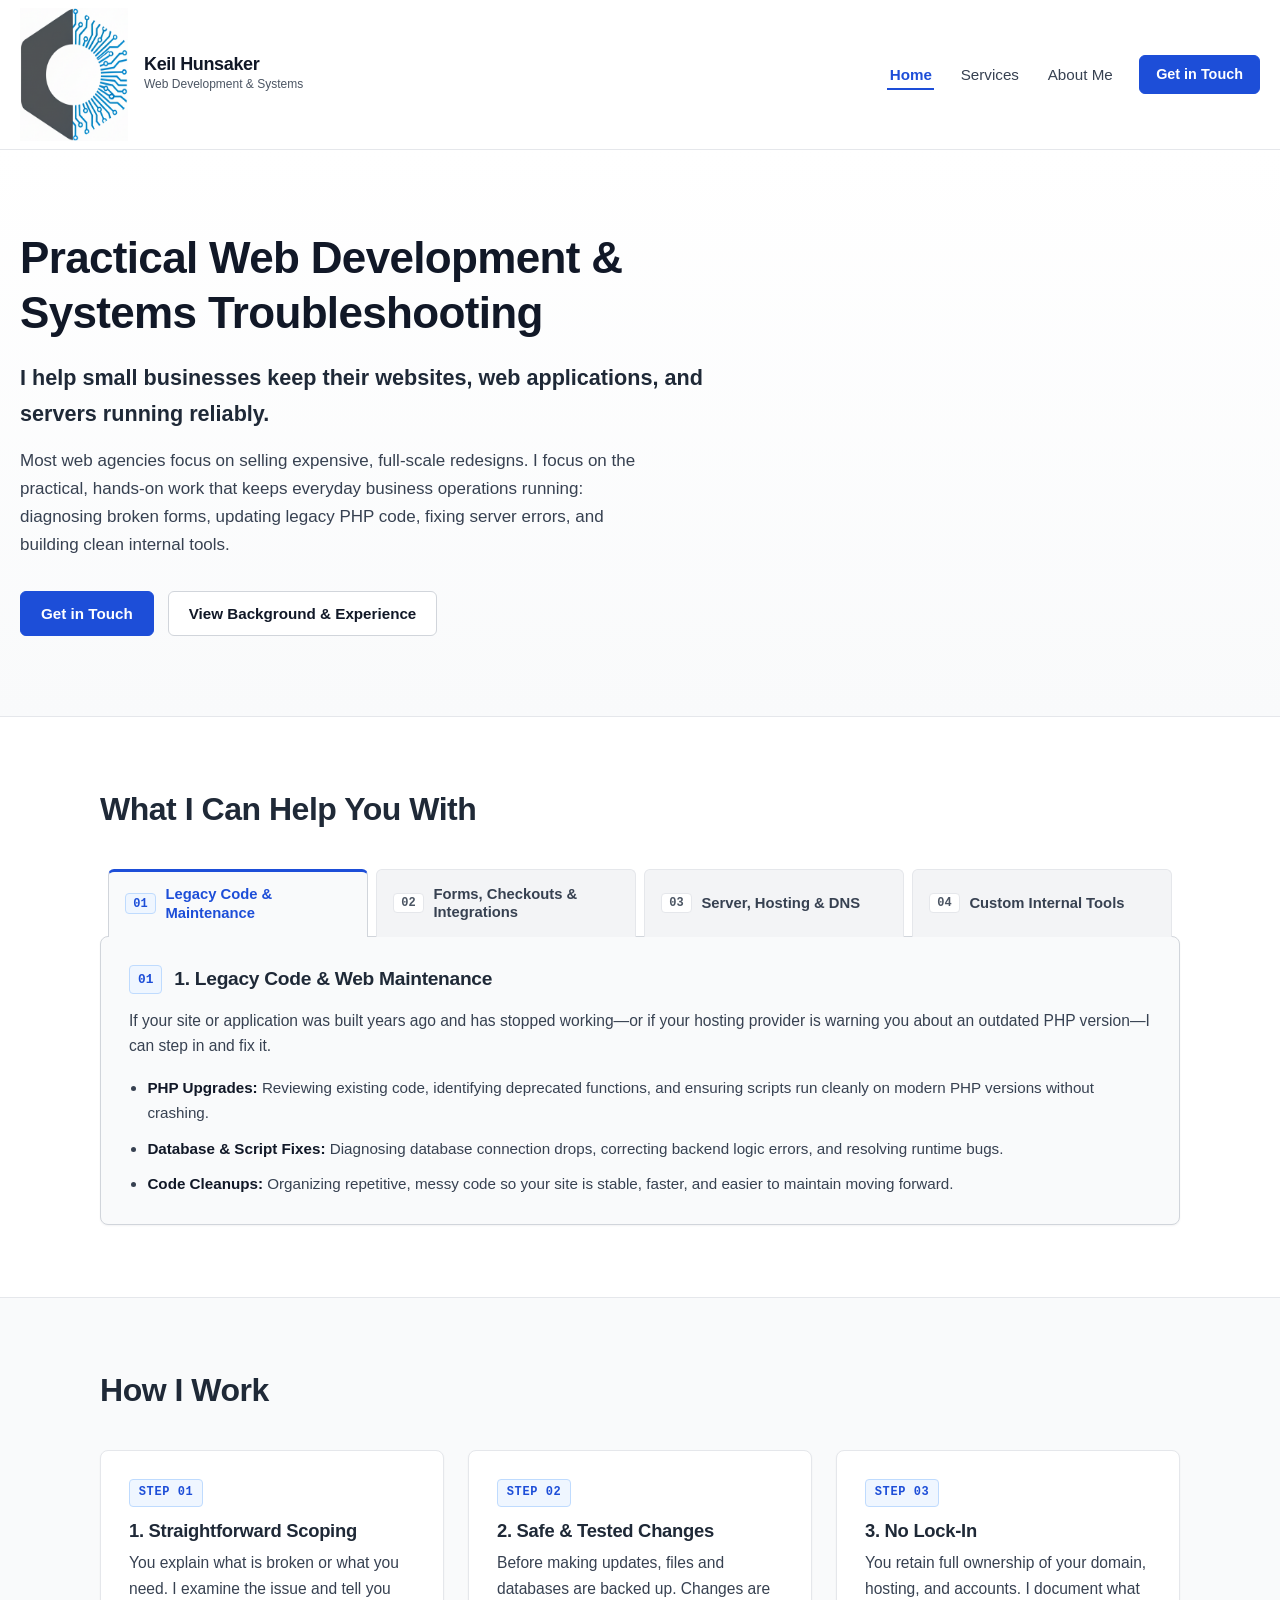
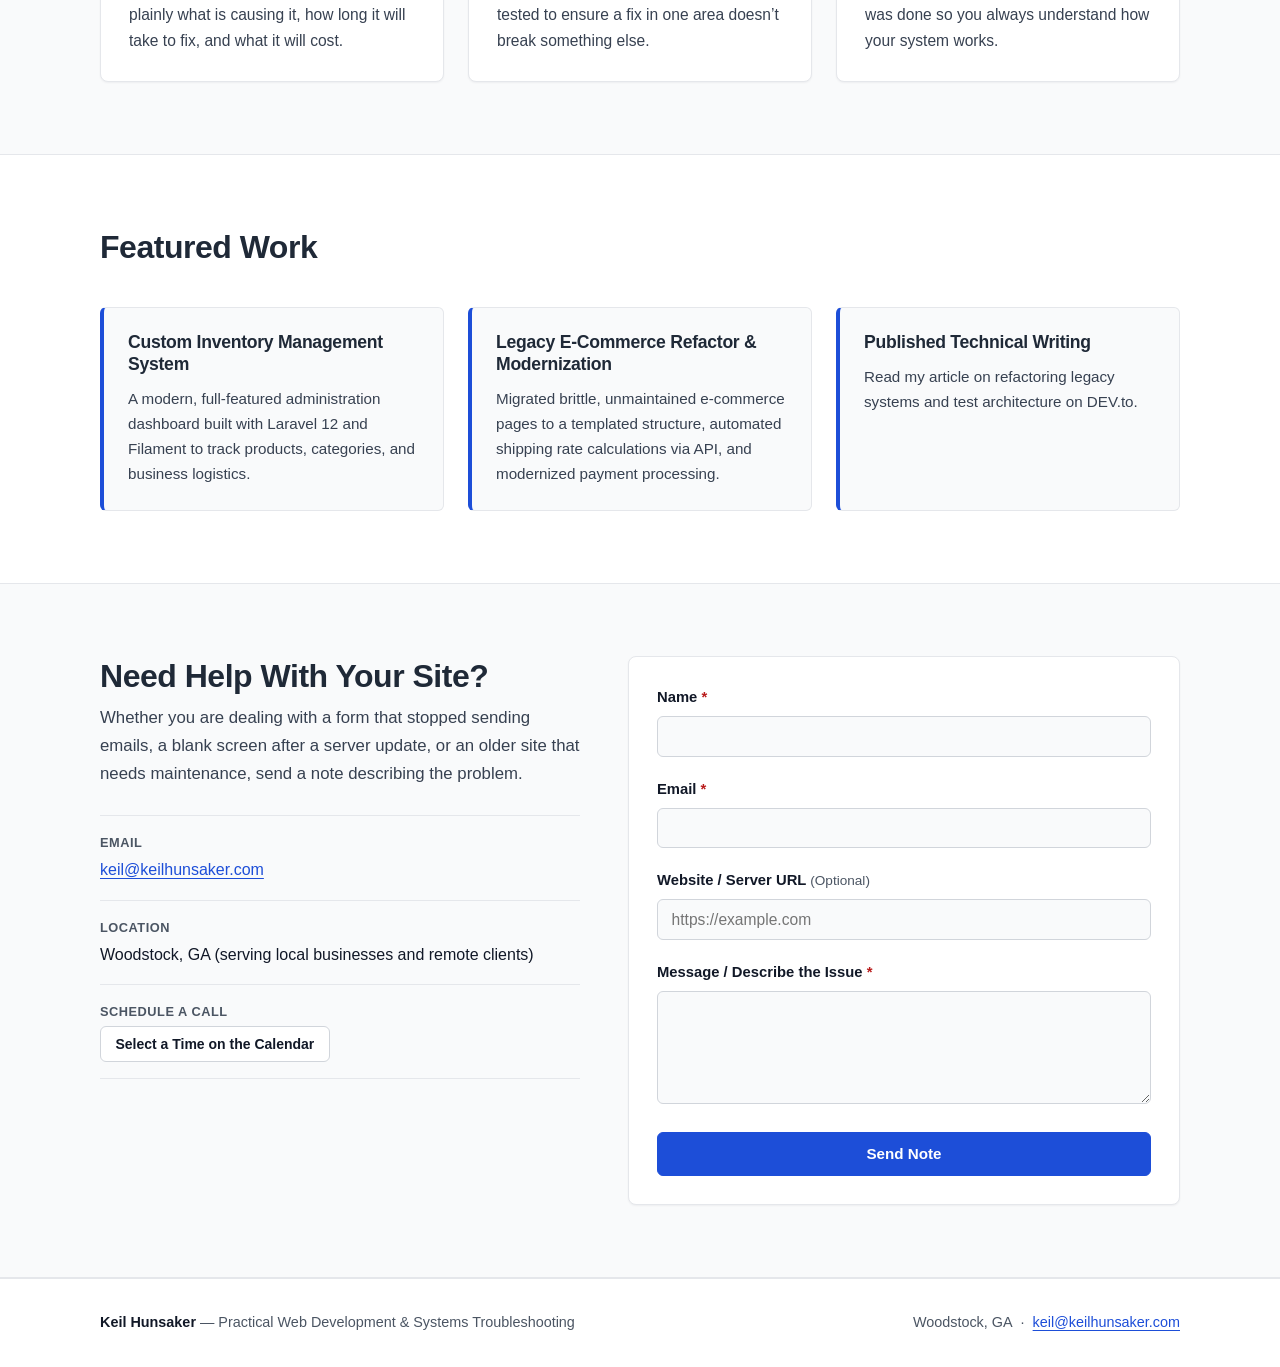
<file: index.html>
<!DOCTYPE html>
<html lang="en">
<head>
  <meta charset="UTF-8">
  <meta name="viewport" content="width=device-width, initial-scale=1.0">
  <title>Keil Hunsaker | Practical Web Development &amp; Systems Troubleshooting</title>
  <meta name="description" content="I help small businesses keep their websites, web applications, and servers running reliably. Legacy PHP maintenance, broken forms, server troubleshooting, and custom internal tools.">
  <link rel="stylesheet" href="styles.css">
</head>
<body>
  <a href="#main-content" class="skip-link">Skip to main content</a>

  <header class="site-header">
    <div class="header-inner">
      <a href="index.html" class="brand" aria-label="Keil Hunsaker — Home">
        <img src="freelanceLogo.svg" alt="Keil Hunsaker logo" class="brand-logo" width="108" height="133">
        <span class="brand-text">
          <span class="brand-name">Keil Hunsaker</span>
          <span class="brand-meta">Web Development &amp; Systems</span>
        </span>
      </a>

      <button
        type="button"
        class="nav-toggle"
        aria-expanded="false"
        aria-controls="primary-navigation"
        aria-label="Toggle navigation menu"
      >
        <span class="nav-toggle-bar"></span>
        <span class="nav-toggle-bar"></span>
        <span class="nav-toggle-bar"></span>
      </button>

      <nav id="primary-navigation" class="site-nav" aria-label="Primary navigation">
        <ul class="nav-list">
          <li><a href="index.html" class="nav-link active" aria-current="page">Home</a></li>
          <li><a href="index.html#services" class="nav-link">Services</a></li>
          <li><a href="about.html" class="nav-link">About Me</a></li>
          <li><a href="index.html#contact" class="btn btn-primary btn-nav">Get in Touch</a></li>
        </ul>
      </nav>
    </div>
  </header>

  <main id="main-content">
    <!-- Hero Section -->
    <section class="hero" aria-labelledby="hero-heading">
      <div class="container hero-inner">
        <h1 id="hero-heading" class="hero-title">Practical Web Development &amp; Systems Troubleshooting</h1>
        <p class="hero-lead">
          I help small businesses keep their websites, web applications, and servers running reliably.
        </p>
        <p class="hero-body">
          Most web agencies focus on selling expensive, full-scale redesigns. I focus on the practical, hands-on work that keeps everyday business operations running: diagnosing broken forms, updating legacy PHP code, fixing server errors, and building clean internal tools.
        </p>
        <div class="hero-actions">
          <a href="#contact" class="btn btn-primary">Get in Touch</a>
          <a href="about.html" class="btn btn-secondary">View Background &amp; Experience</a>
        </div>
      </div>
    </section>

    <!-- Services Section -->
    <section id="services" class="section section-alt" aria-labelledby="services-heading">
      <div class="container">
        <div class="section-header">
          <h2 id="services-heading" class="section-title">What I Can Help You With</h2>
        </div>

        <div class="services-tabs-container">
          <div class="services-tablist" role="tablist" aria-label="Services">
            <button
              type="button"
              id="tab-service-1"
              class="service-tab is-active"
              role="tab"
              aria-selected="true"
              aria-controls="panel-service-1"
              tabindex="0"
            >
              <span class="service-tab-number" aria-hidden="true">01</span>
              <span class="service-tab-label">Legacy Code &amp; Maintenance</span>
            </button>
            <button
              type="button"
              id="tab-service-2"
              class="service-tab"
              role="tab"
              aria-selected="false"
              aria-controls="panel-service-2"
              tabindex="-1"
            >
              <span class="service-tab-number" aria-hidden="true">02</span>
              <span class="service-tab-label">Forms, Checkouts &amp; Integrations</span>
            </button>
            <button
              type="button"
              id="tab-service-3"
              class="service-tab"
              role="tab"
              aria-selected="false"
              aria-controls="panel-service-3"
              tabindex="-1"
            >
              <span class="service-tab-number" aria-hidden="true">03</span>
              <span class="service-tab-label">Server, Hosting &amp; DNS</span>
            </button>
            <button
              type="button"
              id="tab-service-4"
              class="service-tab"
              role="tab"
              aria-selected="false"
              aria-controls="panel-service-4"
              tabindex="-1"
            >
              <span class="service-tab-number" aria-hidden="true">04</span>
              <span class="service-tab-label">Custom Internal Tools</span>
            </button>
          </div>

          <div class="services-stack">
            <!-- Service 1 -->
            <article
              id="panel-service-1"
              class="card service-card is-active"
              role="tabpanel"
              aria-labelledby="tab-service-1"
              aria-hidden="false"
              tabindex="0"
            >
              <div class="service-card-header">
                <span class="service-number" aria-hidden="true">01</span>
                <h3 class="card-title">1. Legacy Code &amp; Web Maintenance</h3>
              </div>
              <p class="card-intro">
                If your site or application was built years ago and has stopped working—or if your hosting provider is warning you about an outdated PHP version—I can step in and fix it.
              </p>
              <ul class="service-list">
                <li>
                  <strong>PHP Upgrades:</strong> Reviewing existing code, identifying deprecated functions, and ensuring scripts run cleanly on modern PHP versions without crashing.
                </li>
                <li>
                  <strong>Database &amp; Script Fixes:</strong> Diagnosing database connection drops, correcting backend logic errors, and resolving runtime bugs.
                </li>
                <li>
                  <strong>Code Cleanups:</strong> Organizing repetitive, messy code so your site is stable, faster, and easier to maintain moving forward.
                </li>
              </ul>
            </article>

            <!-- Service 2 -->
            <article
              id="panel-service-2"
              class="card service-card"
              role="tabpanel"
              aria-labelledby="tab-service-2"
              aria-hidden="true"
              tabindex="-1"
            >
              <div class="service-card-header">
                <span class="service-number" aria-hidden="true">02</span>
                <h3 class="card-title">2. Contact Forms, Checkouts &amp; Integrations</h3>
              </div>
              <p class="card-intro">
                When customer-facing tools break, you lose inquiries and sales.
              </p>
              <ul class="service-list">
                <li>
                  <strong>Broken Contact &amp; Lead Forms:</strong> Resolving delivery failures, script errors, and spam issues so customer messages actually reach your inbox.
                </li>
                <li>
                  <strong>Payment Gateways:</strong> Repairing or integrating payment processing (such as PayPal) to ensure transactions complete securely.
                </li>
                <li>
                  <strong>Third-Party APIs:</strong> Connecting or repairing external integrations, such as real-time shipping rate calculators or external data feeds.
                </li>
              </ul>
            </article>

            <!-- Service 3 -->
            <article
              id="panel-service-3"
              class="card service-card"
              role="tabpanel"
              aria-labelledby="tab-service-3"
              aria-hidden="true"
              tabindex="-1"
            >
              <div class="service-card-header">
                <span class="service-number" aria-hidden="true">03</span>
                <h3 class="card-title">3. Server, Hosting &amp; DNS Troubleshooting</h3>
              </div>
              <p class="card-intro">
                Control panels and server settings can be confusing, and an incorrect configuration can take your entire site offline.
              </p>
              <ul class="service-list">
                <li>
                  <strong>cPanel &amp; Hosting Configuration:</strong> Resolving file permission errors, misconfigured <code>.htaccess</code> files, and directory access issues.
                </li>
                <li>
                  <strong>Domain &amp; DNS Settings:</strong> Correcting MX, SPF, and A records so your domain resolves properly and emails don't end up in spam folders.
                </li>
                <li>
                  <strong>Site Migrations:</strong> Moving websites and databases cleanly between hosting accounts without downtime or lost data.
                </li>
              </ul>
            </article>

            <!-- Service 4 -->
            <article
              id="panel-service-4"
              class="card service-card"
              role="tabpanel"
              aria-labelledby="tab-service-4"
              aria-hidden="true"
              tabindex="-1"
            >
              <div class="service-card-header">
                <span class="service-number" aria-hidden="true">04</span>
                <h3 class="card-title">4. Custom Internal Tools</h3>
              </div>
              <p class="card-intro">
                If your business is struggling with paper forms, messy spreadsheets, or repetitive manual entry, I build lightweight, focused internal tools to handle the routine work.
              </p>
              <ul class="service-list">
                <li>
                  <strong>Custom Back-Office Panels:</strong> Built with modern frameworks like Laravel and Filament for fast, secure inventory or order tracking.
                </li>
                <li>
                  <strong>Workflow Automation:</strong> Replacing manual data calculation with automated invoice generators and reporting tools.
                </li>
              </ul>
            </article>
          </div>
        </div>
      </div>
    </section>

    <!-- How I Work Section -->
    <section id="process" class="section" aria-labelledby="process-heading">
      <div class="container">
        <div class="section-header">
          <h2 id="process-heading" class="section-title">How I Work</h2>
        </div>

        <ol class="process-steps">
          <li class="process-step">
            <div class="step-badge" aria-hidden="true">Step 01</div>
            <div class="step-content">
              <h3 class="step-title">1. Straightforward Scoping</h3>
              <p>
                You explain what is broken or what you need. I examine the issue and tell you plainly what is causing it, how long it will take to fix, and what it will cost.
              </p>
            </div>
          </li>

          <li class="process-step">
            <div class="step-badge" aria-hidden="true">Step 02</div>
            <div class="step-content">
              <h3 class="step-title">2. Safe &amp; Tested Changes</h3>
              <p>
                Before making updates, files and databases are backed up. Changes are tested to ensure a fix in one area doesn’t break something else.
              </p>
            </div>
          </li>

          <li class="process-step">
            <div class="step-badge" aria-hidden="true">Step 03</div>
            <div class="step-content">
              <h3 class="step-title">3. No Lock-In</h3>
              <p>
                You retain full ownership of your domain, hosting, and accounts. I document what was done so you always understand how your system works.
              </p>
            </div>
          </li>
        </ol>
      </div>
    </section>

    <!-- Featured Work Section -->
    <section id="work" class="section section-alt" aria-labelledby="work-heading">
      <div class="container">
        <div class="section-header">
          <h2 id="work-heading" class="section-title">Featured Work</h2>
        </div>

        <div class="work-grid">
          <article class="callout-box">
            <h3 class="callout-title">Custom Inventory Management System</h3>
            <p>
              A modern, full-featured administration dashboard built with Laravel 12 and Filament to track products, categories, and business logistics.
            </p>
          </article>

          <article class="callout-box">
            <h3 class="callout-title">Legacy E-Commerce Refactor &amp; Modernization</h3>
            <p>
              Migrated brittle, unmaintained e-commerce pages to a templated structure, automated shipping rate calculations via API, and modernized payment processing.
            </p>
          </article>

          <article class="callout-box">
            <h3 class="callout-title">Published Technical Writing</h3>
            <p>
              Read my article on refactoring legacy systems and test architecture on DEV.to.
            </p>
          </article>
        </div>
      </div>
    </section>

    <!-- Contact Section -->
    <section id="contact" class="section" aria-labelledby="contact-heading">
      <div class="container">
        <div class="contact-layout">
          <div class="contact-info">
            <h2 id="contact-heading" class="section-title">Need Help With Your Site?</h2>
            <p class="contact-intro">
              Whether you are dealing with a form that stopped sending emails, a blank screen after a server update, or an older site that needs maintenance, send a note describing the problem.
            </p>

            <dl class="contact-details">
              <div class="contact-detail-item">
                <dt>Email</dt>
                <dd><a href="mailto:keil@keilhunsaker.com">keil@keilhunsaker.com</a></dd>
              </div>
              <div class="contact-detail-item">
                <dt>Location</dt>
                <dd>Woodstock, GA (serving local businesses and remote clients)</dd>
              </div>
              <div class="contact-detail-item">
                <dt>Schedule a Call</dt>
                <dd>
                  <a href="mailto:keil@keilhunsaker.com?subject=Schedule%20a%20Call" class="btn btn-secondary btn-sm">
                    Select a Time on the Calendar
                  </a>
                </dd>
              </div>
            </dl>
          </div>

          <div class="contact-form-wrapper card">
            <form id="contact-form" class="contact-form" action="mailto:keil@keilhunsaker.com" method="post" enctype="text/plain" novalidate>
              <div class="form-group">
                <label for="contact-name" class="form-label">
                  Name <span class="required-indicator" aria-hidden="true">*</span>
                </label>
                <input
                  type="text"
                  id="contact-name"
                  name="name"
                  class="form-input"
                  autocomplete="name"
                  required
                  aria-describedby="name-error"
                >
                <p id="name-error" class="field-error" role="alert" hidden></p>
              </div>

              <div class="form-group">
                <label for="contact-email" class="form-label">
                  Email <span class="required-indicator" aria-hidden="true">*</span>
                </label>
                <input
                  type="email"
                  id="contact-email"
                  name="email"
                  class="form-input"
                  autocomplete="email"
                  required
                  aria-describedby="email-error"
                >
                <p id="email-error" class="field-error" role="alert" hidden></p>
              </div>

              <div class="form-group">
                <label for="contact-url" class="form-label">
                  Website / Server URL <span class="optional-label">(Optional)</span>
                </label>
                <input
                  type="url"
                  id="contact-url"
                  name="website"
                  class="form-input"
                  placeholder="https://example.com"
                  aria-describedby="url-error"
                >
                <p id="url-error" class="field-error" role="alert" hidden></p>
              </div>

              <div class="form-group">
                <label for="contact-message" class="form-label">
                  Message / Describe the Issue <span class="required-indicator" aria-hidden="true">*</span>
                </label>
                <textarea
                  id="contact-message"
                  name="message"
                  rows="5"
                  class="form-textarea"
                  required
                  aria-describedby="message-error"
                ></textarea>
                <p id="message-error" class="field-error" role="alert" hidden></p>
              </div>

              <div id="form-status" class="form-status" role="status" aria-live="polite" hidden></div>

              <button type="submit" class="btn btn-primary btn-full">Send Note</button>
            </form>
          </div>
        </div>
      </div>
    </section>
  </main>

  <footer class="site-footer">
    <div class="container footer-inner">
      <div class="footer-brand">
        <strong>Keil Hunsaker</strong> — Practical Web Development &amp; Systems Troubleshooting
      </div>
      <div class="footer-meta">
        <span>Woodstock, GA</span>
        <span aria-hidden="true">&middot;</span>
        <a href="mailto:keil@keilhunsaker.com">keil@keilhunsaker.com</a>
      </div>
    </div>
  </footer>

  <script src="script.js"></script>
</body>
</html>
</file>
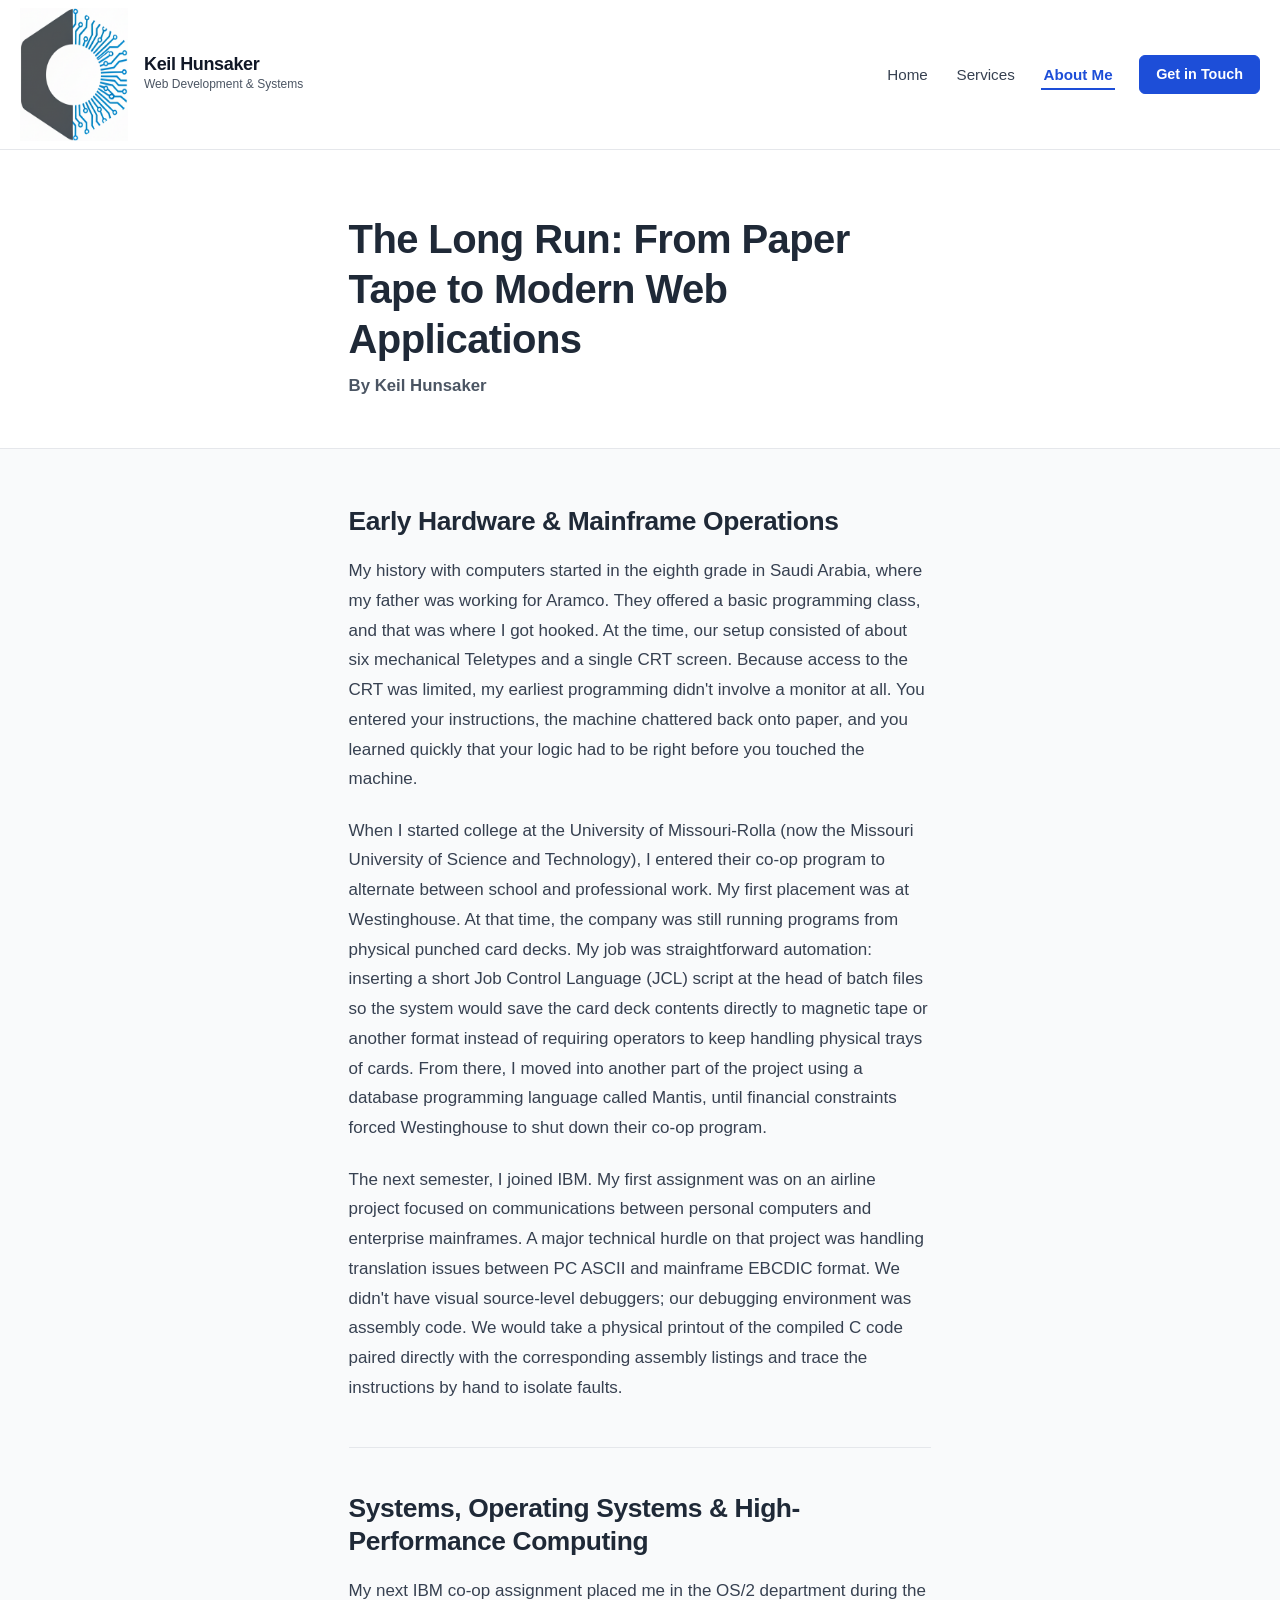
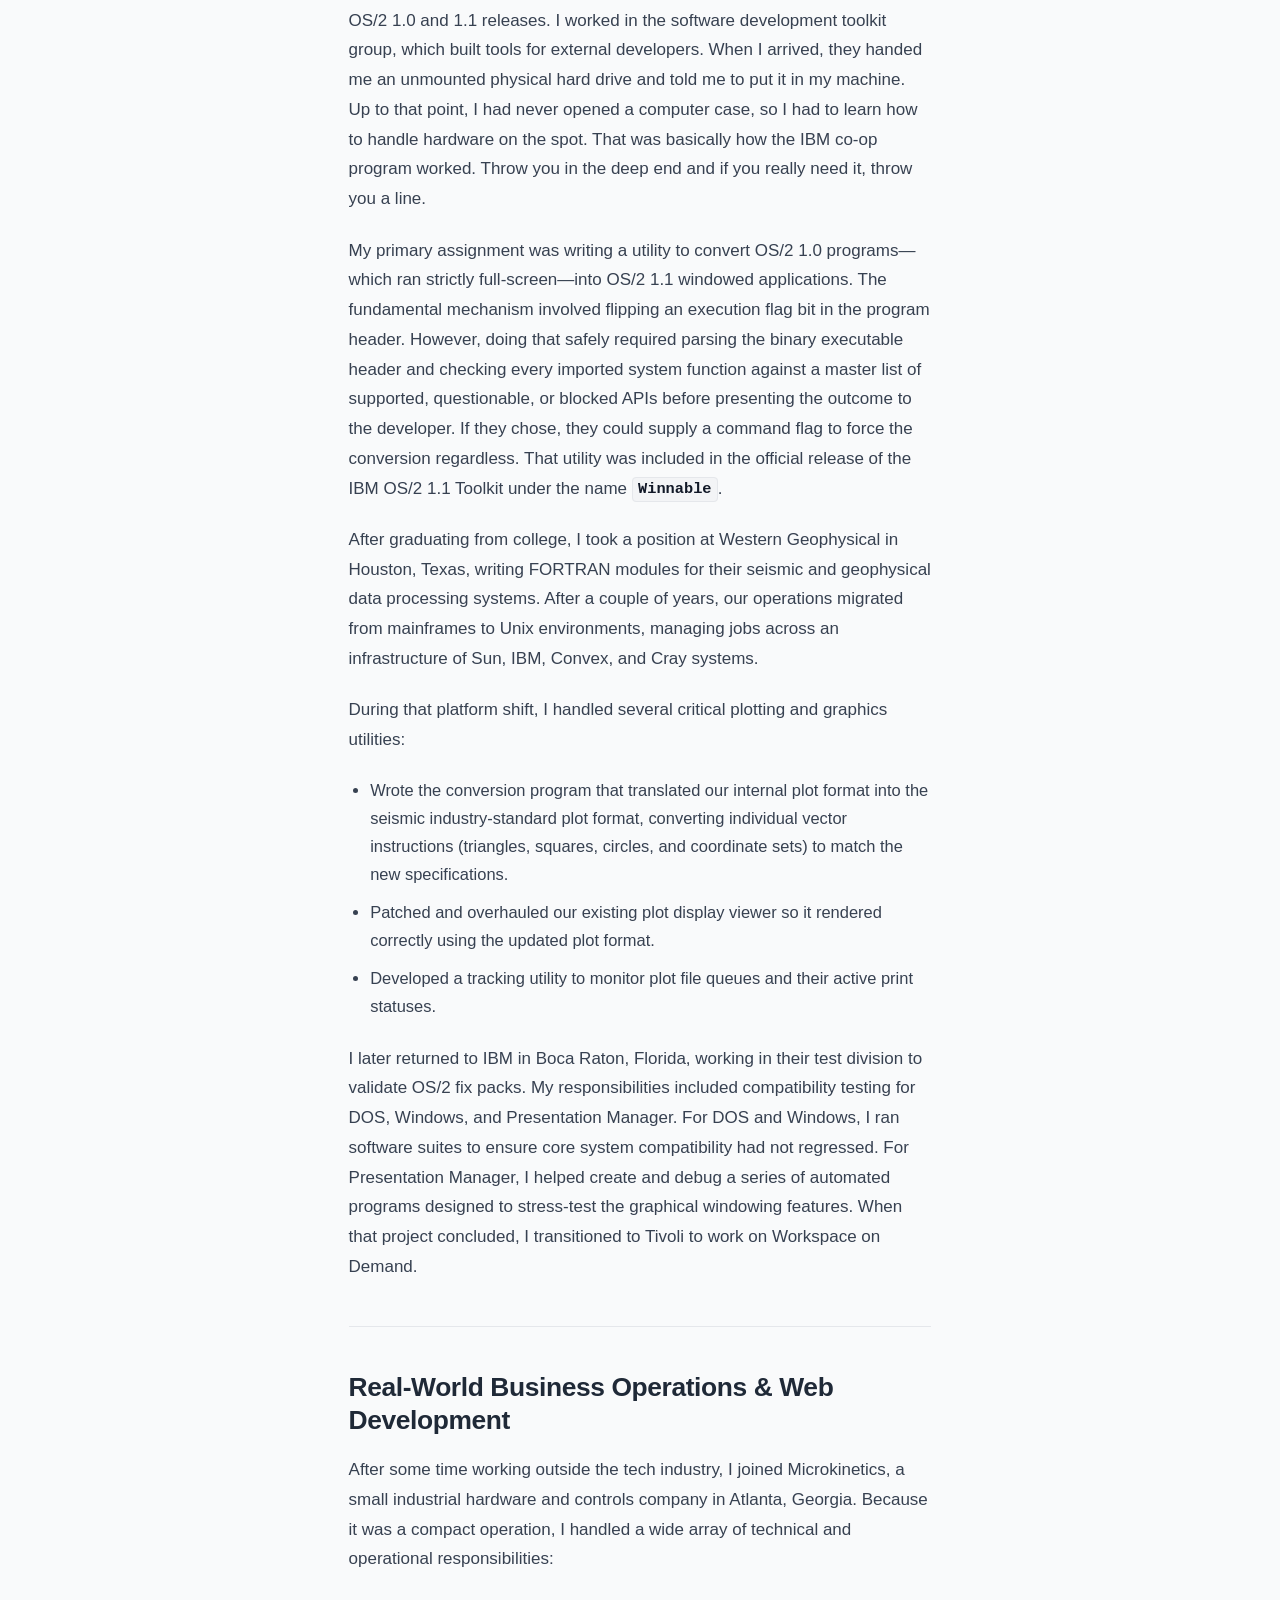
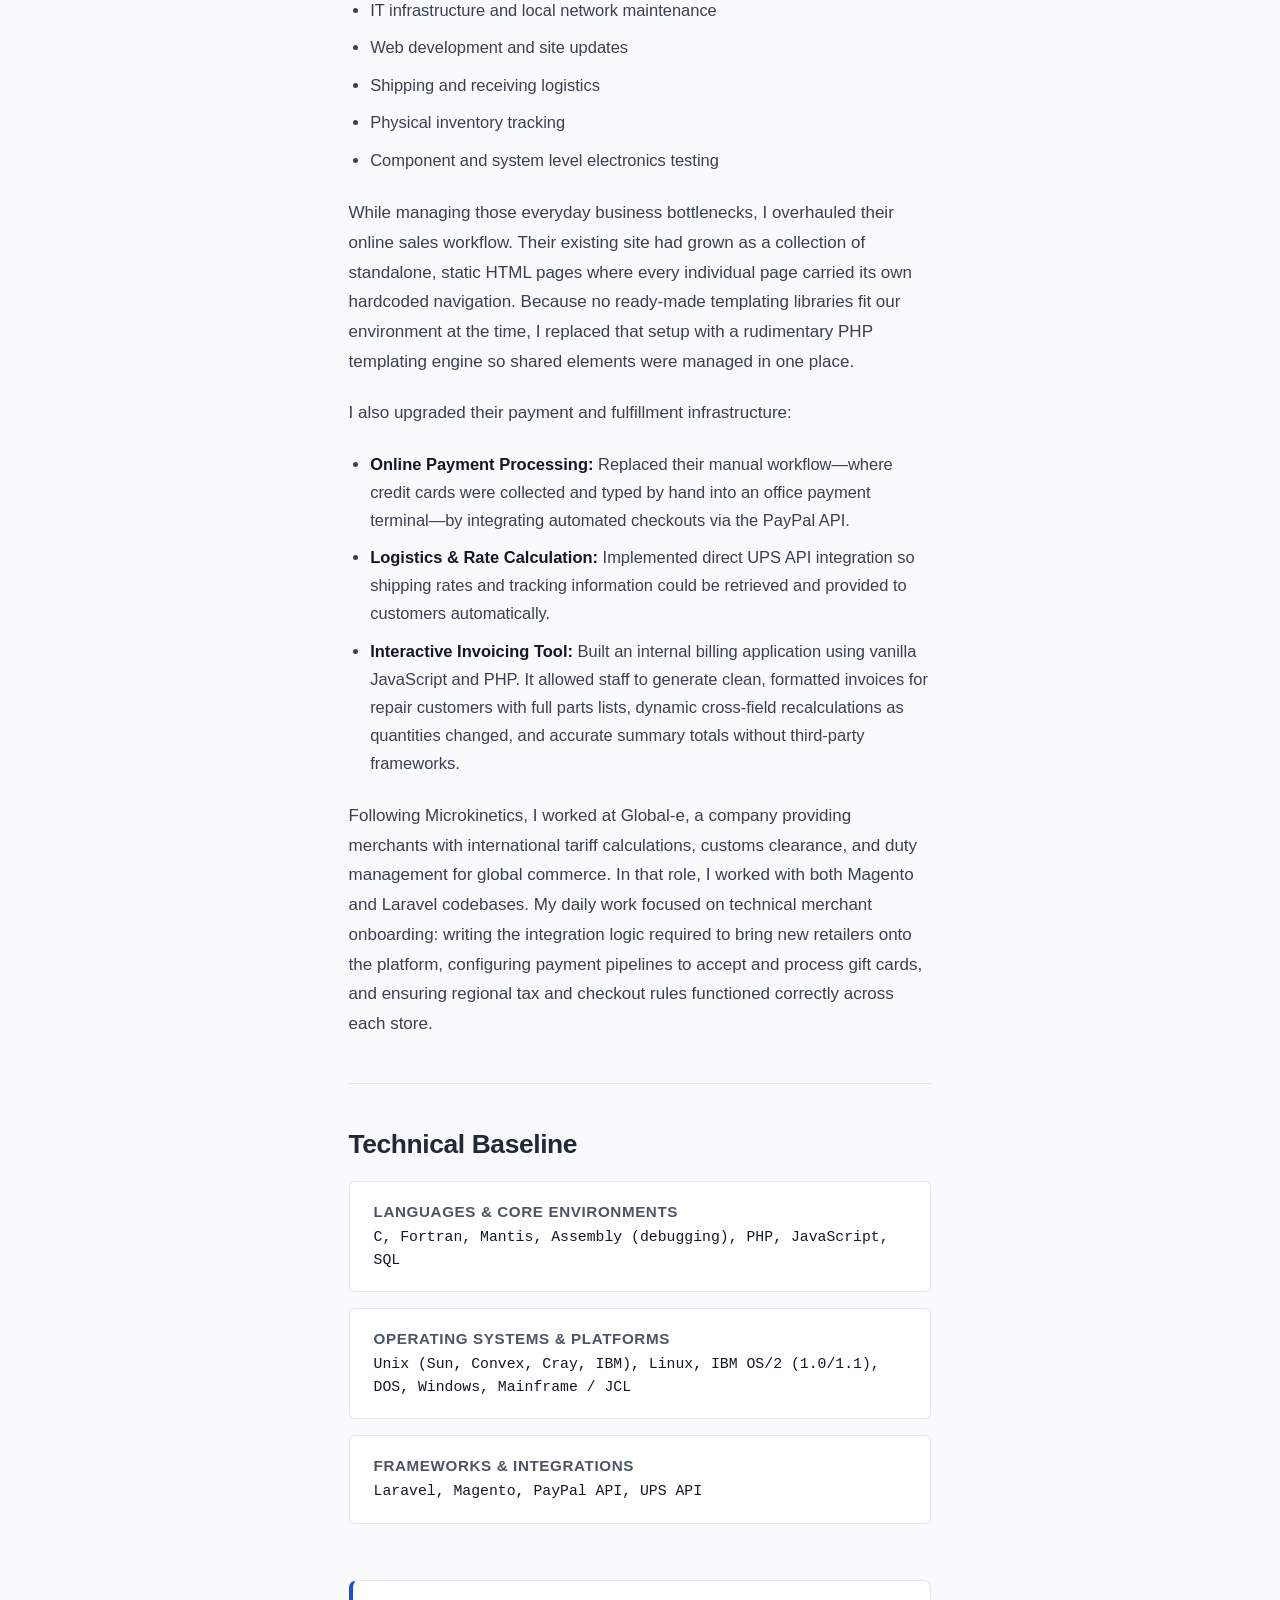
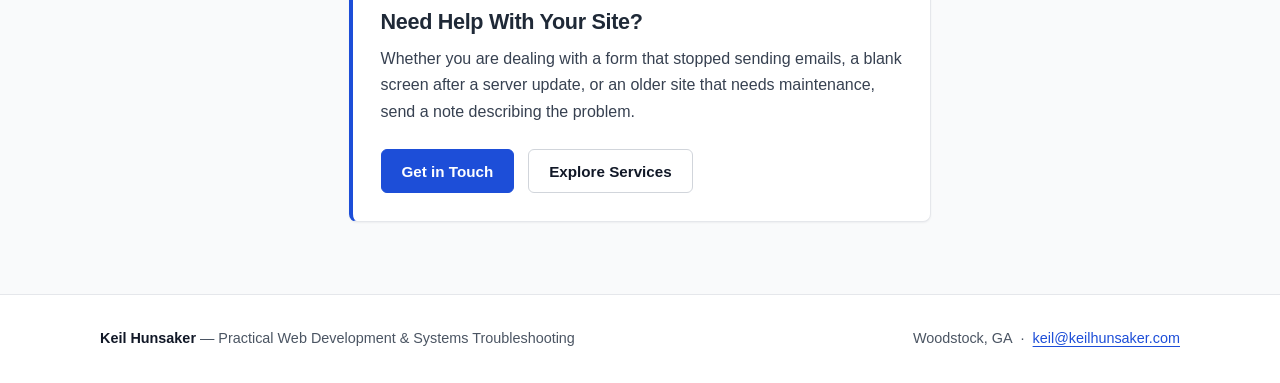
<file: about.html>
<!DOCTYPE html>
<html lang="en">
<head>
  <meta charset="UTF-8">
  <meta name="viewport" content="width=device-width, initial-scale=1.0">
  <title>About Me | Keil Hunsaker — The Long Run: From Paper Tape to Modern Web Applications</title>
  <meta name="description" content="The factual, first-person narrative background of Keil Hunsaker covering decades of low-level systems, engineering, and web maintenance experience.">
  <link rel="stylesheet" href="styles.css">
</head>
<body>
  <a href="#main-content" class="skip-link">Skip to main content</a>

  <header class="site-header">
    <div class="header-inner">
      <a href="index.html" class="brand" aria-label="Keil Hunsaker — Home">
        <img src="freelanceLogo.svg" alt="Keil Hunsaker logo" class="brand-logo" width="108" height="133">
        <span class="brand-text">
          <span class="brand-name">Keil Hunsaker</span>
          <span class="brand-meta">Web Development &amp; Systems</span>
        </span>
      </a>

      <button
        type="button"
        class="nav-toggle"
        aria-expanded="false"
        aria-controls="primary-navigation"
        aria-label="Toggle navigation menu"
      >
        <span class="nav-toggle-bar"></span>
        <span class="nav-toggle-bar"></span>
        <span class="nav-toggle-bar"></span>
      </button>

      <nav id="primary-navigation" class="site-nav" aria-label="Primary navigation">
        <ul class="nav-list">
          <li><a href="index.html" class="nav-link">Home</a></li>
          <li><a href="index.html#services" class="nav-link">Services</a></li>
          <li><a href="about.html" class="nav-link active" aria-current="page">About Me</a></li>
          <li><a href="index.html#contact" class="btn btn-primary btn-nav">Get in Touch</a></li>
        </ul>
      </nav>
    </div>
  </header>

  <main id="main-content">
    <article class="narrative-article">
      <header class="narrative-header">
        <div class="container reading-container">
          <h1 class="narrative-title">The Long Run: From Paper Tape to Modern Web Applications</h1>
          <p class="narrative-byline">By Keil Hunsaker</p>
        </div>
      </header>

      <div class="container reading-container narrative-body">
        <!-- Section 1 -->
        <section class="narrative-section" aria-labelledby="early-hardware-heading">
          <h2 id="early-hardware-heading">Early Hardware &amp; Mainframe Operations</h2>
          <p>
            My history with computers started in the eighth grade in Saudi Arabia, where my father was working for Aramco. They offered a basic programming class, and that was where I got hooked. At the time, our setup consisted of about six mechanical Teletypes and a single CRT screen. Because access to the CRT was limited, my earliest programming didn't involve a monitor at all. You entered your instructions, the machine chattered back onto paper, and you learned quickly that your logic had to be right before you touched the machine.
          </p>
          <p>
            When I started college at the University of Missouri-Rolla (now the Missouri University of Science and Technology), I entered their co-op program to alternate between school and professional work. My first placement was at Westinghouse. At that time, the company was still running programs from physical punched card decks. My job was straightforward automation: inserting a short Job Control Language (JCL) script at the head of batch files so the system would save the card deck contents directly to magnetic tape or another format instead of requiring operators to keep handling physical trays of cards. From there, I moved into another part of the project using a database programming language called Mantis, until financial constraints forced Westinghouse to shut down their co-op program.
          </p>
          <p>
            The next semester, I joined IBM. My first assignment was on an airline project focused on communications between personal computers and enterprise mainframes. A major technical hurdle on that project was handling translation issues between PC ASCII and mainframe EBCDIC format. We didn't have visual source-level debuggers; our debugging environment was assembly code. We would take a physical printout of the compiled C code paired directly with the corresponding assembly listings and trace the instructions by hand to isolate faults.
          </p>
        </section>

        <hr class="narrative-divider" aria-hidden="true">

        <!-- Section 2 -->
        <section class="narrative-section" aria-labelledby="systems-os-heading">
          <h2 id="systems-os-heading">Systems, Operating Systems &amp; High-Performance Computing</h2>
          <p>
            My next IBM co-op assignment placed me in the OS/2 department during the OS/2 1.0 and 1.1 releases. I worked in the software development toolkit group, which built tools for external developers. When I arrived, they handed me an unmounted physical hard drive and told me to put it in my machine. Up to that point, I had never opened a computer case, so I had to learn how to handle hardware on the spot. That was basically how the IBM co-op program worked. Throw you in the deep end and if you really need it, throw you a line.
          </p>
          <p>
            My primary assignment was writing a utility to convert OS/2 1.0 programs—which ran strictly full-screen—into OS/2 1.1 windowed applications. The fundamental mechanism involved flipping an execution flag bit in the program header. However, doing that safely required parsing the binary executable header and checking every imported system function against a master list of supported, questionable, or blocked APIs before presenting the outcome to the developer. If they chose, they could supply a command flag to force the conversion regardless. That utility was included in the official release of the IBM OS/2 1.1 Toolkit under the name <strong><code>Winnable</code></strong>.
          </p>
          <p>
            After graduating from college, I took a position at Western Geophysical in Houston, Texas, writing FORTRAN modules for their seismic and geophysical data processing systems. After a couple of years, our operations migrated from mainframes to Unix environments, managing jobs across an infrastructure of Sun, IBM, Convex, and Cray systems.
          </p>
          <p>
            During that platform shift, I handled several critical plotting and graphics utilities:
          </p>
          <ul class="narrative-list">
            <li>
              Wrote the conversion program that translated our internal plot format into the seismic industry-standard plot format, converting individual vector instructions (triangles, squares, circles, and coordinate sets) to match the new specifications.
            </li>
            <li>
              Patched and overhauled our existing plot display viewer so it rendered correctly using the updated plot format.
            </li>
            <li>
              Developed a tracking utility to monitor plot file queues and their active print statuses.
            </li>
          </ul>
          <p>
            I later returned to IBM in Boca Raton, Florida, working in their test division to validate OS/2 fix packs. My responsibilities included compatibility testing for DOS, Windows, and Presentation Manager. For DOS and Windows, I ran software suites to ensure core system compatibility had not regressed. For Presentation Manager, I helped create and debug a series of automated programs designed to stress-test the graphical windowing features. When that project concluded, I transitioned to Tivoli to work on Workspace on Demand.
          </p>
        </section>

        <hr class="narrative-divider" aria-hidden="true">

        <!-- Section 3 -->
        <section class="narrative-section" aria-labelledby="business-ops-heading">
          <h2 id="business-ops-heading">Real-World Business Operations &amp; Web Development</h2>
          <p>
            After some time working outside the tech industry, I joined Microkinetics, a small industrial hardware and controls company in Atlanta, Georgia. Because it was a compact operation, I handled a wide array of technical and operational responsibilities:
          </p>
          <ul class="narrative-list">
            <li>IT infrastructure and local network maintenance</li>
            <li>Web development and site updates</li>
            <li>Shipping and receiving logistics</li>
            <li>Physical inventory tracking</li>
            <li>Component and system level electronics testing</li>
          </ul>
          <p>
            While managing those everyday business bottlenecks, I overhauled their online sales workflow. Their existing site had grown as a collection of standalone, static HTML pages where every individual page carried its own hardcoded navigation. Because no ready-made templating libraries fit our environment at the time, I replaced that setup with a rudimentary PHP templating engine so shared elements were managed in one place.
          </p>
          <p>
            I also upgraded their payment and fulfillment infrastructure:
          </p>
          <ul class="narrative-list">
            <li>
              <strong>Online Payment Processing:</strong> Replaced their manual workflow—where credit cards were collected and typed by hand into an office payment terminal—by integrating automated checkouts via the PayPal API.
            </li>
            <li>
              <strong>Logistics &amp; Rate Calculation:</strong> Implemented direct UPS API integration so shipping rates and tracking information could be retrieved and provided to customers automatically.
            </li>
            <li>
              <strong>Interactive Invoicing Tool:</strong> Built an internal billing application using vanilla JavaScript and PHP. It allowed staff to generate clean, formatted invoices for repair customers with full parts lists, dynamic cross-field recalculations as quantities changed, and accurate summary totals without third-party frameworks.
            </li>
          </ul>
          <p>
            Following Microkinetics, I worked at Global-e, a company providing merchants with international tariff calculations, customs clearance, and duty management for global commerce. In that role, I worked with both Magento and Laravel codebases. My daily work focused on technical merchant onboarding: writing the integration logic required to bring new retailers onto the platform, configuring payment pipelines to accept and process gift cards, and ensuring regional tax and checkout rules functioned correctly across each store.
          </p>
        </section>

        <hr class="narrative-divider" aria-hidden="true">

        <!-- Section 4 -->
        <section class="narrative-section" aria-labelledby="technical-baseline-heading">
          <h2 id="technical-baseline-heading">Technical Baseline</h2>
          <div class="baseline-grid">
            <div class="baseline-item">
              <h3 class="baseline-category">Languages &amp; Core Environments</h3>
              <p>C, Fortran, Mantis, Assembly (debugging), PHP, JavaScript, SQL</p>
            </div>
            <div class="baseline-item">
              <h3 class="baseline-category">Operating Systems &amp; Platforms</h3>
              <p>Unix (Sun, Convex, Cray, IBM), Linux, IBM OS/2 (1.0/1.1), DOS, Windows, Mainframe / JCL</p>
            </div>
            <div class="baseline-item">
              <h3 class="baseline-category">Frameworks &amp; Integrations</h3>
              <p>Laravel, Magento, PayPal API, UPS API</p>
            </div>
          </div>
        </section>

        <!-- Closing Callout Card -->
        <aside class="closing-callout card" aria-labelledby="closing-callout-heading">
          <h2 id="closing-callout-heading" class="closing-callout-title">Need Help With Your Site?</h2>
          <p>
            Whether you are dealing with a form that stopped sending emails, a blank screen after a server update, or an older site that needs maintenance, send a note describing the problem.
          </p>
          <div class="hero-actions">
            <a href="index.html#contact" class="btn btn-primary">Get in Touch</a>
            <a href="index.html#services" class="btn btn-secondary">Explore Services</a>
          </div>
        </aside>
      </div>
    </article>
  </main>

  <footer class="site-footer">
    <div class="container footer-inner">
      <div class="footer-brand">
        <strong>Keil Hunsaker</strong> — Practical Web Development &amp; Systems Troubleshooting
      </div>
      <div class="footer-meta">
        <span>Woodstock, GA</span>
        <span aria-hidden="true">&middot;</span>
        <a href="mailto:keil@keilhunsaker.com">keil@keilhunsaker.com</a>
      </div>
    </div>
  </footer>

  <script src="script.js"></script>
</body>
</html>
</file>
<file: styles.css>
/* ==========================================================================
   Design System & Custom Properties
   ========================================================================== */
:root {
  /* Palette: Workbench-pragmatic slate, off-white, clean borders, deep cobalt */
  --color-bg: #f9fafb;
  --color-surface: #ffffff;
  --color-surface-subtle: #f3f4f6;
  --color-text-primary: #111827;
  --color-text-secondary: #374151;
  --color-text-muted: #4b5563;
  --color-heading: #1f2937;
  --color-border: #e5e7eb;
  --color-border-strong: #d1d5db;

  /* Industrial Accent: Deep Cobalt / Steel Blue */
  --color-accent: #1d4ed8;
  --color-accent-hover: #1e40af;
  --color-accent-subtle: #eff6ff;
  --color-accent-border: #bfdbfe;

  /* Status Colors */
  --color-error: #b91c1c;
  --color-error-bg: #fef2f2;
  --color-success: #15803d;
  --color-success-bg: #f0fdf4;

  /* Typography */
  --font-sans: -apple-system, BlinkMacSystemFont, "Segoe UI", Roboto, Inter, sans-serif;
  --font-mono: ui-monospace, SFMono-Regular, Menlo, Monaco, Consolas, "Liberation Mono", "Courier New", monospace;

  /* Layout & Spacing */
  --container-max: 1120px;
  --reading-max: 70ch;
  --radius-sm: 4px;
  --radius-md: 6px;
  --radius-lg: 8px;
  --shadow-sm: 0 1px 2px 0 rgba(17, 24, 39, 0.05);
  --shadow-md: 0 4px 6px -1px rgba(17, 24, 39, 0.07), 0 2px 4px -2px rgba(17, 24, 39, 0.05);
}

/* ==========================================================================
   Reset & Base Styles
   ========================================================================== */
*,
*::before,
*::after {
  box-sizing: border-box;
}

html {
  scroll-behavior: smooth;
  -webkit-text-size-adjust: 100%;
}

body {
  margin: 0;
  font-family: var(--font-sans);
  font-size: 1rem;
  line-height: 1.65;
  color: var(--color-text-primary);
  background-color: var(--color-bg);
  display: flex;
  flex-direction: column;
  min-height: 100vh;
}

main {
  flex: 1;
}

h1,
h2,
h3,
h4 {
  color: var(--color-heading);
  line-height: 1.25;
  margin-top: 0;
  font-weight: 700;
  letter-spacing: -0.015em;
}

p {
  margin-top: 0;
  margin-bottom: 1.25rem;
  color: var(--color-text-secondary);
}

ul,
ol {
  margin-top: 0;
  margin-bottom: 1.25rem;
  padding-left: 1.25rem;
}

li {
  margin-bottom: 0.5rem;
  color: var(--color-text-secondary);
}

code {
  font-family: var(--font-mono);
  font-size: 0.9em;
  background-color: var(--color-surface-subtle);
  border: 1px solid var(--color-border);
  padding: 0.15em 0.35em;
  border-radius: var(--radius-sm);
  color: var(--color-text-primary);
}

a {
  color: var(--color-accent);
  text-decoration: underline;
  text-underline-offset: 3px;
  transition: color 0.15s ease, background-color 0.15s ease, border-color 0.15s ease;
}

a:hover {
  color: var(--color-accent-hover);
}

/* Accessible Focus Styles */
:focus-visible {
  outline: 3px solid var(--color-accent);
  outline-offset: 2px;
}

.skip-link {
  position: absolute;
  top: -100px;
  left: 1rem;
  background: var(--color-heading);
  color: #ffffff;
  padding: 0.6rem 1rem;
  border-radius: var(--radius-sm);
  text-decoration: none;
  font-weight: 600;
  z-index: 1000;
}

.skip-link:focus {
  top: 1rem;
  color: #ffffff;
}

/* ==========================================================================
   Layout Containers
   ========================================================================== */
.container {
  width: 100%;
  max-width: var(--container-max);
  margin-left: auto;
  margin-right: auto;
  padding-left: 1.25rem;
  padding-right: 1.25rem;
}

.reading-container {
  max-width: var(--reading-max);
}

.section {
  padding-top: 4.5rem;
  padding-bottom: 4.5rem;
  border-bottom: 1px solid var(--color-border);
}

.section-alt {
  background-color: var(--color-surface);
}

.section-header {
  margin-bottom: 2.5rem;
}

.section-title {
  font-size: clamp(1.5rem, 2.5vw, 2rem);
  margin-bottom: 0.5rem;
}

/* ==========================================================================
   Header & Navigation
   ========================================================================== */
.site-header {
  background-color: var(--color-surface);
  border-bottom: 1px solid var(--color-border);
  position: sticky;
  top: 0;
  z-index: 100;
}

.header-inner {
  width: 100%;
  display: flex;
  align-items: center;
  justify-content: space-between;
  min-height: 4.25rem;
  padding: 0.5rem 1.25rem;
  gap: 1rem;
}

.brand {
  display: inline-flex;
  align-items: center;
  text-decoration: none;
  color: var(--color-text-primary);
}

.brand:hover {
  color: var(--color-text-primary);
}

.brand-logo {
  width: 6.75rem;
  height: 8.3125rem;
  object-fit: contain;
  flex-shrink: 0;
  display: block;
}

.brand-text {
  display: flex;
  flex-direction: column;
  justify-content: center;
  margin-left: 1rem;
}

.brand-name {
  font-weight: 700;
  font-size: 1.125rem;
  letter-spacing: -0.02em;
  line-height: 1.2;
}

.brand-meta {
  font-size: 0.75rem;
  color: var(--color-text-muted);
  font-weight: 500;
}

.nav-list {
  list-style: none;
  margin: 0;
  padding: 0;
  display: flex;
  align-items: center;
  gap: 1.5rem;
}

.nav-list li {
  margin: 0;
}

.nav-link {
  text-decoration: none;
  color: var(--color-text-secondary);
  font-weight: 500;
  font-size: 0.95rem;
  padding: 0.35rem 0.15rem;
  border-bottom: 2px solid transparent;
}

.nav-link:hover {
  color: var(--color-text-primary);
  border-bottom-color: var(--color-border-strong);
}

.nav-link.active,
.nav-link[aria-current="page"] {
  color: var(--color-accent);
  font-weight: 600;
  border-bottom-color: var(--color-accent);
}

.nav-toggle {
  display: none;
  background: transparent;
  border: 1px solid var(--color-border-strong);
  border-radius: var(--radius-sm);
  padding: 0.5rem;
  cursor: pointer;
  color: var(--color-text-primary);
}

.nav-toggle-bar {
  display: block;
  width: 20px;
  height: 2px;
  background-color: var(--color-text-primary);
  margin: 4px 0;
  transition: transform 0.2s ease, opacity 0.2s ease;
}

/* ==========================================================================
   Buttons
   ========================================================================== */
.btn {
  display: inline-flex;
  align-items: center;
  justify-content: center;
  font-family: inherit;
  font-size: 0.95rem;
  font-weight: 600;
  line-height: 1.4;
  padding: 0.65rem 1.25rem;
  border-radius: var(--radius-md);
  border: 1px solid transparent;
  text-decoration: none;
  cursor: pointer;
  transition: background-color 0.15s ease, color 0.15s ease, border-color 0.15s ease;
}

.btn-primary {
  background-color: var(--color-accent);
  color: #ffffff;
  border-color: var(--color-accent);
}

.btn-primary:hover {
  background-color: var(--color-accent-hover);
  border-color: var(--color-accent-hover);
  color: #ffffff;
}

.btn-secondary {
  background-color: var(--color-surface);
  color: var(--color-text-primary);
  border-color: var(--color-border-strong);
}

.btn-secondary:hover {
  background-color: var(--color-surface-subtle);
  color: var(--color-text-primary);
}

.btn-nav {
  padding: 0.5rem 1rem;
  font-size: 0.9rem;
}

.btn-sm {
  padding: 0.45rem 0.9rem;
  font-size: 0.875rem;
}

.btn-full {
  width: 100%;
}

/* ==========================================================================
   Hero Section
   ========================================================================== */
.hero {
  padding-top: 5rem;
  padding-bottom: 5rem;
  border-bottom: 1px solid var(--color-border);
  background: linear-gradient(180deg, var(--color-surface) 0%, var(--color-bg) 100%);
}

.hero-inner {
  max-width: 780px;
  margin-left: 0;
}

.hero-title {
  font-size: clamp(2rem, 4vw, 2.75rem);
  color: var(--color-text-primary);
  margin-bottom: 1.25rem;
}

.hero-lead {
  font-size: clamp(1.15rem, 2vw, 1.35rem);
  font-weight: 600;
  color: var(--color-heading);
  margin-bottom: 1rem;
}

.hero-body {
  font-size: 1.0625rem;
  color: var(--color-text-secondary);
  margin-bottom: 2rem;
  max-width: 68ch;
}

.hero-actions {
  display: flex;
  flex-wrap: wrap;
  gap: 0.875rem;
}

/* ==========================================================================
   Cards & Tabbed Services Container
   ========================================================================== */
.card {
  background-color: var(--color-surface);
  border: 1px solid var(--color-border);
  border-radius: var(--radius-lg);
  padding: 1.75rem;
  box-shadow: var(--shadow-sm);
}

.services-tabs-container {
  display: flex;
  flex-direction: column;
}

.services-tablist {
  display: grid;
  grid-template-columns: repeat(4, 1fr);
  gap: 0.5rem;
  padding: 0 0.5rem;
  position: relative;
  z-index: 3;
}

.service-tab {
  display: flex;
  align-items: center;
  gap: 0.6rem;
  padding: 0.85rem 1rem;
  font-family: inherit;
  font-size: 0.925rem;
  font-weight: 600;
  text-align: left;
  color: var(--color-text-secondary);
  background-color: var(--color-surface-subtle);
  border: 1px solid var(--color-border);
  border-bottom: none;
  border-radius: var(--radius-md) var(--radius-md) 0 0;
  cursor: pointer;
  transition: background-color 0.15s ease, color 0.15s ease, border-color 0.15s ease, transform 0.15s ease;
  margin-bottom: -1px;
}

.service-tab:hover {
  background-color: var(--color-bg);
  color: var(--color-text-primary);
}

.service-tab.is-active,
.service-tab[aria-selected="true"] {
  background-color: var(--color-bg);
  color: var(--color-accent);
  border-color: var(--color-border-strong);
  border-top: 3px solid var(--color-accent);
  padding-bottom: calc(0.85rem + 1px);
  z-index: 4;
}

.service-tab-number {
  font-family: var(--font-mono);
  font-size: 0.75rem;
  font-weight: 700;
  color: var(--color-text-muted);
  background-color: var(--color-surface);
  border: 1px solid var(--color-border);
  padding: 0.15rem 0.45rem;
  border-radius: var(--radius-sm);
  flex-shrink: 0;
  transition: color 0.15s ease, background-color 0.15s ease, border-color 0.15s ease;
}

.service-tab.is-active .service-tab-number,
.service-tab[aria-selected="true"] .service-tab-number {
  color: var(--color-accent);
  background-color: var(--color-accent-subtle);
  border-color: var(--color-accent-border);
}

.service-tab-label {
  line-height: 1.25;
}

.services-stack {
  display: grid;
  grid-template-columns: 1fr;
  position: relative;
}

.service-card {
  grid-column: 1 / -1;
  grid-row: 1 / -1;
  background-color: var(--color-bg);
  border-color: var(--color-border-strong);
  display: flex;
  flex-direction: column;
  opacity: 0;
  visibility: hidden;
  pointer-events: none;
  transform: translateY(4px);
  transition: opacity 0.2s ease, transform 0.2s ease, visibility 0.2s;
  z-index: 1;
}

.service-card.is-active {
  opacity: 1;
  visibility: visible;
  pointer-events: auto;
  transform: translateY(0);
  z-index: 2;
}

.service-card-header {
  display: flex;
  align-items: center;
  gap: 0.75rem;
  margin-bottom: 0.85rem;
}

.service-number {
  font-family: var(--font-mono);
  font-size: 0.8rem;
  font-weight: 700;
  color: var(--color-accent);
  background-color: var(--color-accent-subtle);
  border: 1px solid var(--color-accent-border);
  padding: 0.2rem 0.5rem;
  border-radius: var(--radius-sm);
  flex-shrink: 0;
}

.card-title {
  font-size: 1.2rem;
  margin-bottom: 0;
}

.card-intro {
  font-size: 0.975rem;
  color: var(--color-text-secondary);
  margin-bottom: 1rem;
}

.service-list {
  margin-bottom: 0;
  padding-left: 1.15rem;
}

.service-list li {
  margin-bottom: 0.65rem;
  font-size: 0.95rem;
}

.service-list li:last-child {
  margin-bottom: 0;
}

.service-list strong {
  color: var(--color-text-primary);
}

/* ==========================================================================
   Process Section ("How I Work")
   ========================================================================== */
.process-steps {
  list-style: none;
  padding: 0;
  margin: 0;
  display: grid;
  grid-template-columns: repeat(3, 1fr);
  gap: 1.5rem;
}

.process-step {
  background-color: var(--color-surface);
  border: 1px solid var(--color-border);
  border-radius: var(--radius-lg);
  padding: 1.75rem;
  box-shadow: var(--shadow-sm);
  margin-bottom: 0;
  display: flex;
  flex-direction: column;
  gap: 0.75rem;
}

.step-badge {
  display: inline-block;
  align-self: flex-start;
  font-family: var(--font-mono);
  font-size: 0.75rem;
  font-weight: 700;
  text-transform: uppercase;
  letter-spacing: 0.05em;
  color: var(--color-accent);
  background-color: var(--color-accent-subtle);
  border: 1px solid var(--color-accent-border);
  padding: 0.2rem 0.55rem;
  border-radius: var(--radius-sm);
}

.step-title {
  font-size: 1.15rem;
  margin-bottom: 0.5rem;
}

.step-content p {
  margin-bottom: 0;
  font-size: 0.975rem;
}

/* ==========================================================================
   Featured Work Callout Boxes
   ========================================================================== */
.work-grid {
  display: grid;
  grid-template-columns: repeat(3, 1fr);
  gap: 1.5rem;
}

.callout-box {
  background-color: var(--color-bg);
  border: 1px solid var(--color-border);
  border-left: 4px solid var(--color-accent);
  border-radius: var(--radius-md);
  padding: 1.5rem;
}

.callout-title {
  font-size: 1.1rem;
  margin-bottom: 0.6rem;
}

.callout-box p {
  margin-bottom: 0;
  font-size: 0.95rem;
}

/* ==========================================================================
   Contact Section & Form
   ========================================================================== */
.contact-layout {
  display: grid;
  grid-template-columns: 1fr 1.15fr;
  gap: 3rem;
  align-items: start;
}

.contact-intro {
  font-size: 1.05rem;
  margin-bottom: 1.75rem;
}

.contact-details {
  margin: 0;
  border-top: 1px solid var(--color-border);
}

.contact-detail-item {
  padding: 1rem 0;
  border-bottom: 1px solid var(--color-border);
}

.contact-detail-item dt {
  font-size: 0.8rem;
  font-weight: 700;
  text-transform: uppercase;
  letter-spacing: 0.04em;
  color: var(--color-text-muted);
  margin-bottom: 0.25rem;
}

.contact-detail-item dd {
  margin: 0;
  font-size: 1rem;
  color: var(--color-text-primary);
  font-weight: 500;
}

.form-group {
  margin-bottom: 1.25rem;
}

.form-label {
  display: block;
  font-size: 0.925rem;
  font-weight: 600;
  color: var(--color-text-primary);
  margin-bottom: 0.4rem;
}

.required-indicator {
  color: var(--color-error);
}

.optional-label {
  font-weight: 400;
  color: var(--color-text-muted);
  font-size: 0.85rem;
}

.form-input,
.form-textarea {
  width: 100%;
  font-family: inherit;
  font-size: 0.975rem;
  color: var(--color-text-primary);
  background-color: var(--color-bg);
  border: 1px solid var(--color-border-strong);
  border-radius: var(--radius-md);
  padding: 0.65rem 0.85rem;
  transition: border-color 0.15s ease, box-shadow 0.15s ease, background-color 0.15s ease;
}

.form-input:focus,
.form-textarea:focus {
  background-color: var(--color-surface);
  border-color: var(--color-accent);
  outline: none;
  box-shadow: 0 0 0 3px rgba(29, 78, 216, 0.15);
}

.form-input[aria-invalid="true"],
.form-textarea[aria-invalid="true"] {
  border-color: var(--color-error);
  background-color: var(--color-error-bg);
}

.field-error {
  margin-top: 0.35rem;
  margin-bottom: 0;
  font-size: 0.85rem;
  color: var(--color-error);
  font-weight: 500;
}

.form-status {
  padding: 0.85rem 1rem;
  border-radius: var(--radius-md);
  margin-bottom: 1.25rem;
  font-size: 0.925rem;
  font-weight: 500;
}

.form-status.is-success {
  background-color: var(--color-success-bg);
  color: var(--color-success);
  border: 1px solid #bbf7d0;
}

.form-status.is-error {
  background-color: var(--color-error-bg);
  color: var(--color-error);
  border: 1px solid #fecaca;
}

/* ==========================================================================
   About Page (Long-Form Narrative)
   ========================================================================== */
.narrative-header {
  background-color: var(--color-surface);
  border-bottom: 1px solid var(--color-border);
  padding-top: 4rem;
  padding-bottom: 3rem;
}

.narrative-title {
  font-size: clamp(1.85rem, 3.5vw, 2.5rem);
  margin-bottom: 0.5rem;
}

.narrative-byline {
  font-size: 1.05rem;
  font-weight: 600;
  color: var(--color-text-muted);
  margin-bottom: 0;
}

.narrative-body {
  padding-top: 3.5rem;
  padding-bottom: 4.5rem;
}

.narrative-section h2 {
  font-size: clamp(1.35rem, 2.2vw, 1.65rem);
  margin-bottom: 1.15rem;
  color: var(--color-heading);
}

.narrative-section p {
  font-size: 1.0625rem;
  line-height: 1.75;
  color: var(--color-text-secondary);
  margin-bottom: 1.35rem;
}

.narrative-list {
  margin-bottom: 1.5rem;
  padding-left: 1.35rem;
}

.narrative-list li {
  font-size: 1.03rem;
  line-height: 1.7;
  margin-bottom: 0.6rem;
}

.narrative-list strong {
  color: var(--color-text-primary);
}

.narrative-divider {
  border: 0;
  border-top: 1px solid var(--color-border);
  margin: 2.75rem 0;
}

.baseline-grid {
  display: grid;
  grid-template-columns: 1fr;
  gap: 1rem;
  margin-top: 1.25rem;
}

.baseline-item {
  background-color: var(--color-surface);
  border: 1px solid var(--color-border);
  border-radius: var(--radius-md);
  padding: 1.25rem 1.5rem;
}

.baseline-category {
  font-size: 0.95rem;
  text-transform: uppercase;
  letter-spacing: 0.04em;
  color: var(--color-text-muted);
  margin-bottom: 0.35rem;
}

.baseline-item p {
  font-family: var(--font-mono);
  font-size: 0.925rem;
  color: var(--color-text-primary);
  margin-bottom: 0;
  line-height: 1.5;
}

.closing-callout {
  margin-top: 3.5rem;
  border-left: 4px solid var(--color-accent);
}

.closing-callout-title {
  font-size: 1.35rem;
  margin-bottom: 0.65rem;
}

.closing-callout p {
  margin-bottom: 1.5rem;
}

/* ==========================================================================
   Footer
   ========================================================================== */
.site-footer {
  background-color: var(--color-surface);
  border-top: 1px solid var(--color-border);
  padding: 2rem 0;
  font-size: 0.9rem;
  color: var(--color-text-muted);
}

.footer-inner {
  display: flex;
  flex-wrap: wrap;
  justify-content: space-between;
  align-items: center;
  gap: 1rem;
}

.footer-brand strong {
  color: var(--color-text-primary);
}

.footer-meta {
  display: flex;
  align-items: center;
  gap: 0.5rem;
}

/* ==========================================================================
   Responsive Breakpoints
   ========================================================================== */
@media (max-width: 900px) {
  .services-tablist {
    grid-template-columns: repeat(2, 1fr);
    padding: 0;
    margin-bottom: 0.5rem;
  }

  .service-tab {
    border-bottom: 1px solid var(--color-border);
    border-radius: var(--radius-md);
    margin-bottom: 0;
  }

  .service-tab.is-active,
  .service-tab[aria-selected="true"] {
    padding-bottom: 0.85rem;
    border-color: var(--color-accent);
    background-color: var(--color-accent-subtle);
  }

  .process-steps,
  .work-grid,
  .contact-layout {
    grid-template-columns: 1fr;
  }

  .contact-layout {
    gap: 2rem;
  }
}

@media (max-width: 600px) {
  .services-tablist {
    grid-template-columns: 1fr;
  }
}

@media (max-width: 720px) {
  .nav-toggle {
    display: inline-block;
  }

  .site-nav {
    display: none;
    position: absolute;
    top: 100%;
    left: 0;
    right: 0;
    background-color: var(--color-surface);
    border-bottom: 1px solid var(--color-border);
    box-shadow: var(--shadow-md);
    padding: 1rem 1.25rem 1.5rem;
  }

  .site-nav.is-open {
    display: block;
  }

  .nav-list {
    flex-direction: column;
    align-items: stretch;
    gap: 0.75rem;
  }

  .nav-link {
    display: block;
    padding: 0.5rem 0;
  }

  .btn-nav {
    width: 100%;
    margin-top: 0.25rem;
  }

  .hero {
    padding-top: 3.5rem;
    padding-bottom: 3.5rem;
  }

  .section {
    padding-top: 3.25rem;
    padding-bottom: 3.25rem;
  }
}
</file>
